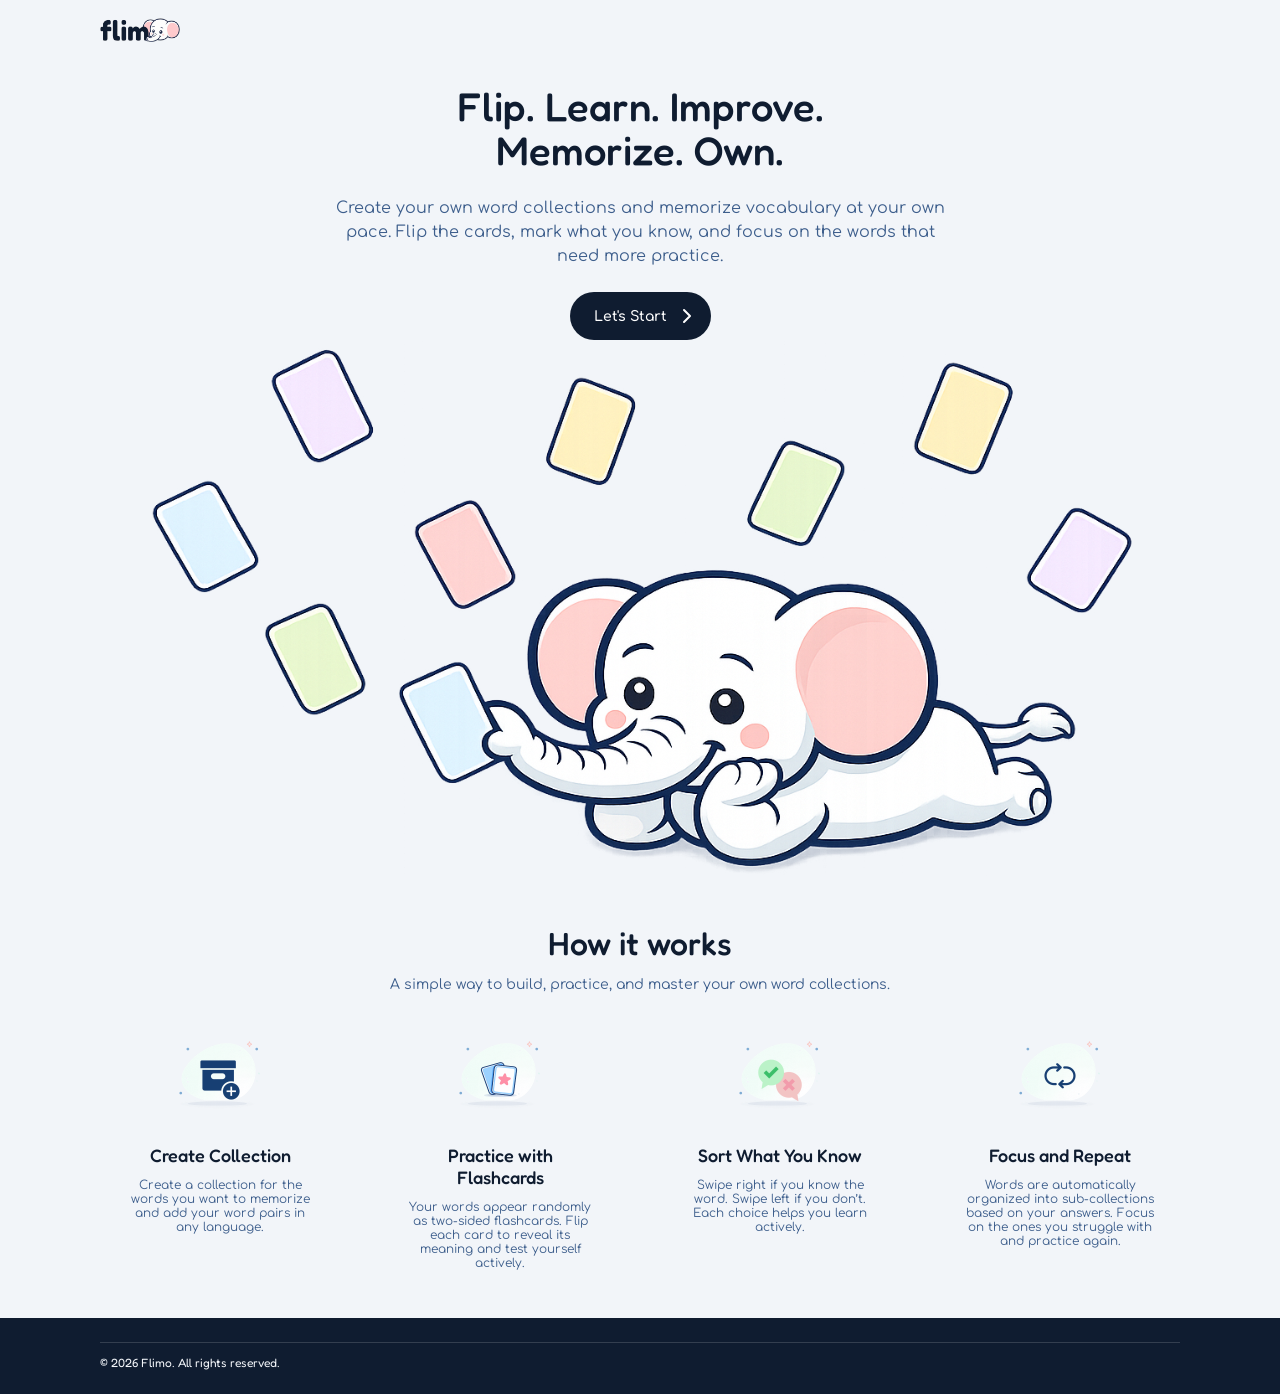
<file: index.html>
<!DOCTYPE html>
<html lang="en">
<head>
    <meta charset="UTF-8">
    <meta name="viewport" content="width=device-width, initial-scale=1.0">
    <link href="https://fonts.googleapis.com/css2?family=Comfortaa:wght@300..700&family=Fredoka:wght@300..700&display=swap" rel="stylesheet">
    <link rel="stylesheet" href="./src/css/core/base.css">
    <link rel="stylesheet" href="./src/css/pages/landing.css">
    <title>Flimo</title>
</head>
<body>
    <header class="header">
        <img src="./assets/images/flimo-logo.svg" alt="Flimo Logo" class="logo">
    </header>

    <main>
        <section class="hero">
            <div class="hero-content">
                <h1 class="hero-title">
                    Flip. Learn. Improve. Memorize. Own.
                </h1>

                <p class="hero-subtitle">
                    Create your own word collections and memorize vocabulary at your own pace. 
                    Flip the cards, mark what you know, and focus on the words that need more practice.
                </p>

                <button id="hero-start-btn" class="hero-btn" type="button">
                    <span>Let's Start</span>
                    <svg 
                        xmlns="http://www.w3.org/2000/svg" 
                        viewBox="0 0 24 24">
                        <path d="m9 18 6-6-6-6"/>
                    </svg>
                </button>
            </div>
            <div class="hero-visual">
                <img src="./assets/images/hero-visual.png" alt="Flimo flashcard illustration">
            </div>
        </section>
        <section class="how">
            <div class="how-header">
                <h2 class="how-title">How it works</h2>
                <p class="how-subtitle">A simple way to build, practice, and master your own word collections.</p>
            </div>
            <div class="how-features">
                <div class="feature-card">
                    <div class="feature-icon">
                        <img src="./assets/images/icon-collection.png" alt="Create Collection icon">
                    </div>
                    <h3 class="feature-title">Create Collection</h3>
                    <p class="feature-text">
                        Create a collection for the words you want 
                        to memorize and add your word pairs in any language.
                    </p>
                </div>
                <div class="feature-card">
                    <div class="feature-icon">
                        <img src="./assets/images/icon-card.png" alt="Create Collection icon">
                    </div>
                    <h3 class="feature-title">Practice with Flashcards</h3>
                    <p class="feature-text">
                        Your words appear randomly as two-sided flashcards. 
                        Flip each card to reveal its meaning 
                        and test yourself actively.
                    </p>
                </div>
                <div class="feature-card">
                    <div class="feature-icon">
                        <img src="./assets/images/icon-tf.png" alt="Create Collection icon">
                    </div>
                    <h3 class="feature-title">Sort What You Know</h3>
                    <p class="feature-text">
                        Swipe right if you know the word. 
                        Swipe left if you don’t. Each choice helps you learn actively.
                    </p>
                </div>
                <div class="feature-card">
                    <div class="feature-icon">
                        <img src="./assets/images/icon-loop.png" alt="Create Collection icon">
                    </div>
                    <h3 class="feature-title">Focus and Repeat</h3>
                    <p class="feature-text">
                        Words are automatically organized into 
                        sub-collections based on your answers. 
                        Focus on the ones you struggle with and practice again.
                    </p>
                </div>
            </div>
        </section>
    </main>
    <footer class="footer">
        <div class="divider"></div>
        <div class="footer-content">
            <p class="footer-text">© 2026 Flimo. All rights reserved.</p>
        </div>
    </footer>
    <script src="./src/js/landing.js"></script>
</body>
</html>
</file>
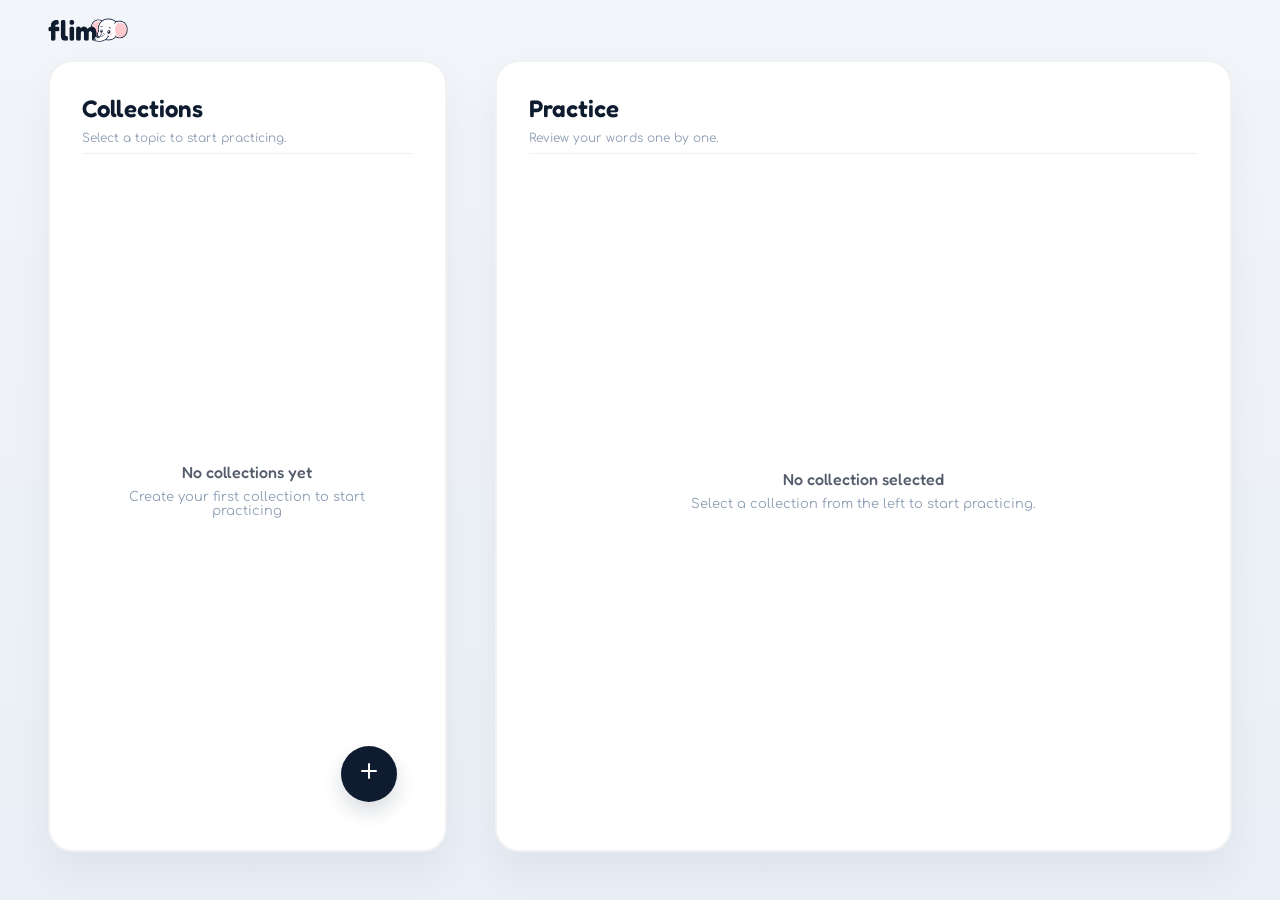
<file: app.html>
<!DOCTYPE html>
<html lang="en">
<head>
    <meta charset="UTF-8">
    <meta name="viewport" content="width=device-width, initial-scale=1.0">
    <link href="https://fonts.googleapis.com/css2?family=Comfortaa:wght@300..700&family=Fredoka:wght@300..700&display=swap" rel="stylesheet">
    <link rel="stylesheet" href="./src/css/core/base.css">
    <link rel="stylesheet" href="./src/css/pages/app.css">
    <link rel="stylesheet" href="./src/css/components/modal.css">
    <link rel="stylesheet" href="./src/css/components/words.css">
    <link rel="stylesheet" href="./src/css/components/confirm.css">
    <link rel="stylesheet" href="./src/css/components/collectionItem.css">
    <title>Flimo App</title>
</head>
<body>
    <header class="app-header">
        <img src="./assets/images/flimo-logo.svg" alt="Flimo Logo" class="logo">
    </header>

    <main class="app">
        <!-- Collections Panel -->
        <section class="collections-panel">
            <div class="collections-header">
                <h2 class="collections-title">Collections</h2>
                <p class="collections-subtitle">Select a topic to start practicing.</p>
            </div>

            <div class="collections-list is-empty">
                <div class="empty-state">
                    <h3 class="empty-title">No collections yet</h3>
                    <p class="empty-subtitle">Create your first collection to start practicing</p>
                </div>
            </div>

            <button id="open-modal-btn" class="add-collection-btn" type="button">
                <svg 
                    xmlns="http://www.w3.org/2000/svg" 
                    viewBox="0 0 24 24">
                    <path d="M5 12h14"/>
                    <path d="M12 5v14"/>
                </svg>
            </button>
        </section>

        <section class="practice-panel">
            <div class="practice-header">
                <h2 class="practice-title">Practice</h2>
                <p class="practice-subtitle">Review your words one by one.</p>
            </div>

            <div class="practice-body">
                <div class="practice-empty">
                    <h3 class="practice-empty-title">No collection selected</h3>
                    <p class="practice-empty-subtitle">Select a collection from the left to start practicing.</p>
                </div>

                <div class="flashcard-area"></div>

                <div class="practice-actions"></div>
            </div>
        </section>
    </main>

    <!-- Modal -->
     <div id="create-collection-modal" class="modal-overlay is-hidden">
        <div class="modal">
            <div class="modal-header">
                <h3 class="modal-title">Create Collection</h3>
                <button id="close-modal-btn" class="modal-close" type="button" aria-label="Close">
                    <svg 
                        xmlns="http://www.w3.org/2000/svg" 
                        viewBox="0 0 24 24">
                        <path d="M18 6 6 18"/>
                        <path d="m6 6 12 12"/>
                    </svg>
                </button>
            </div>

            <div class="modal-body">
                <label class="field">
                    <span class="field-label">Collection name</span>
                    <input id="collection-name-input" class="field-input" type="text" placeholder="e.g. Food & Dining">
                </label>

                <div class="word-row">
                    <div class="word-field">
                        <span class="word-lang">From</span>
                        <input id="word-from-input" class="word-input" type="text" placeholder="Type a word...">
                    </div>

                    <span class="word-arrow">
                        <svg 
                            xmlns="http://www.w3.org/2000/svg" 
                            viewBox="0 0 24 24" 
                            class="lucide lucide-move-right-icon lucide-move-right">
                            <path d="M18 8L22 12L18 16"/>
                            <path d="M2 12H22"/>
                        </svg>
                    </span>

                    <div class="word-field">
                        <span class="word-lang">To</span>
                        <input id="word-to-input" class="word-input" type="text" placeholder="Translation...">
                    </div>

                    <button id="word-add-btn" class="word-add" type="button" aria-label="Add word">+</button>
                </div>

                <div id="words-area-id" class="words-area is-empty">
                    <div class="words-empty">
                        <h3 class="words-empty-title">No words added yet</h3>
                        <p class="words-empty-subtitle">Add words using the fields above</p>
                    </div>
                </div>
            </div>

            <div class="modal-footer">
                <button id="cancel-modal-btn" class="modal-footer-btn modal-footer-btn--cancel" type="button">Cancel</button>
                <button id="save-collection-btn" class="modal-footer-btn modal-footer-btn--save" type="button">Save</button>
            </div>
        </div>
     </div>
     <script type="module" src="./src/js/app.js"></script>
</body>
</html>
</file>
<file: src/css/core/base.css>
* {
  margin: 0;
  padding: 0;
  box-sizing: border-box;
}
</file>
<file: src/css/pages/landing.css>
body {
    background-color: #F2F5F9;
}

.header {
    height: 60px;

    display: flex;
    align-items: center;
    padding-left: 100px;
}

.logo {
    height: 24px;
}

.hero {
    height: calc(100vh - 60px);

    display: flex;
    flex-direction: column;
    align-items: center;
}

.hero-content {
    margin-top: 24px;

    display: flex;
    flex-direction: column;
    align-items: center;
}

.hero-title {
    max-width: 520px;
    line-height: 1.1;
    text-align: center;
    font-family: 'Fredoka', sans-serif;
    font-weight: 500;
    font-size: 40px;
    color: #0F1C30;
}

.hero-subtitle {
    max-width: 620px;
    line-height: 1.5;
    text-align: center;
    font-family: 'Comfortaa', sans-serif;
    font-size: 16px;
    color: #3D5E8C;
    margin-top: 24px;
}

.hero-btn {
    margin-top: 24px;
    padding: 12px 12px 12px 24px;

    display: inline-flex;
    align-items: center;
    gap: 8px;

    border: none;
    border-radius: 24px;
    cursor: pointer;

    font-family: 'Comfortaa', sans-serif;
    font-weight: 600;
    font-size: 14px;
    background-color: #0F1C30;
    color: white;
    transition: all 0.2s ease;
}

.hero-btn:hover {
    background-color: #16253f;
    transform: translateY(-3px);
}

.hero-btn svg {
    width: 24px;
    height: 24px;
    stroke: currentColor;
    stroke-width: 2;
    stroke-linecap: round;
    stroke-linejoin: round;
    fill: none;
}

.hero-visual {
    margin-bottom: 24px;
    display: flex;
    justify-content: center;
    overflow: hidden;
}

.hero-visual img {
    max-width: 100%;
    height: auto;
    display: block;
}

.how {
    padding: 0 100px 24px 100px;
    display: flex;
    flex-direction: column;
    align-items: center;
}

.how-header {
    margin-top: 24px;
    text-align: center;
}

.how-title {
    font-family: 'Fredoka', sans-serif;
    font-size: 32px;
    font-weight: 500;
    color: #0F1C30;
}

.how-subtitle {
    margin-top: 14px;
    font-family: 'Comfortaa', sans-serif;
    font-size: 14px;
    color: #3D5E8C;
}

.how-features {
    display: grid;
    grid-template-columns: repeat(4, 1fr);
    gap: 40px;
}

.feature-card {
    padding: 24px 24px;
    border-radius: 24px;
    text-align: center;
}

.feature-title {
    font-family: 'Fredoka', sans-serif;
    font-size: 18px;
    font-weight: 500;
    color: #0F1C30;
}

.feature-text {
    margin-top: 12px;
    font-family: 'Comfortaa', sans-serif;
    font-size: 12px;
    color: #3D5E8C;
}

.feature-icon {
    margin: 0 auto;
    display: flex;
    align-items: center;
    justify-content: center;
}

.feature-icon img{
    width: 128px;
    height: auto;
    object-fit: contain;
    display: block;
}

.footer {
  padding: 24px 100px;
  background-color: #0F1C30;

  display: flex;
  flex-direction: column;
  gap: 12px;
}

.divider {
  height: 1px;
  width: 100%;
  background-color: rgba(255, 255, 255, 0.15);
}

.footer-text {
    font-family: 'Fredoka', sans-serif;
    font-size: 12px;
    color: #F2F5F9;
}
</file>
<file: src/css/pages/app.css>
body {
  background: linear-gradient(
    180deg,
    #f2f5f9 0%,
    #e9eff6 100%
  );
}

.app-header {
    height: 60px;

    display: flex;
    align-items: center;
    padding-left: 48px;
}

.logo {
    height: 24px;
}

.app {
    height: calc(100vh - 60px);
    display: flex;
    padding: 0 48px 48px 48px;
    gap: 48px;
}

.collections-panel,
.practice-panel {
    border-radius: 24px;
    background-color: #FFFFFF;

    border: 2px solid rgba(15, 28, 48, 0.06);
    box-shadow: 0 20px 40px rgba(15, 28, 48, 0.05);

    padding: 32px;
    display: flex;
    flex-direction: column;
}


.collections-panel {
    width: 35%;

    position: relative;
}

.collections-header,
.practice-header {
    display: flex;
    flex-direction: column;
    gap: 8px;
}

/* .collections-logo {
    width: 48px;
    height: auto;
} */

.collections-title,
.practice-title {
    font-family: 'Fredoka', sans-serif;
    font-size: 24px;
    font-weight: 600;
    color: #0F1C30;
}

.collections-subtitle,
.practice-subtitle {
    padding: 0 0 8px 0;
    font-family: 'Comfortaa', sans-serif;
    font-size: 12px;
    color: #8E9EB4;
    border-bottom: 1px solid rgba(15, 28, 48, 0.06);
}


.collections-list {
    margin-top: 8px;
    flex: 1;
    overflow-y: auto;

    display: flex;
    flex-direction: column;
}

/*Liste boşken*/
.collections-list.is-empty {
    justify-content: center;
    align-items: center;
    text-align: center;
}

/*Liste doluyken*/
.collections-list:not(.is-empty) {
    justify-content: flex-start;
    align-items: stretch;
    gap: 8px;
}

.empty-state {
    max-width: 240px;
}

.empty-title,
.practice-empty-title {
    font-family: 'Fredoka', sans-serif;
    font-size: 16px;
    font-weight: 500;
    color: #555D6D;
}

.empty-subtitle,
.practice-empty-subtitle {
    margin-top: 8px;
    font-family: 'Comfortaa', sans-serif;
    font-size: 13px;
    color: #8E9EB4;
}

.add-collection-btn {
    position: absolute;
    bottom: 48px;
    right: 48px;

    width: 56px;
    height: 56px;

    border-radius: 50%;
    border: none;

    background-color: #0F1C30;

    font-size: 28px;
    font-weight: 600;

    cursor: pointer;
    transition: all 0.2s ease;

    box-shadow: 0 10px 20px rgba(15, 28, 48, 0.15);
}

.add-collection-btn:hover {
    transform: translateY(-3px);
    background-color: #16253f;
}

.add-collection-btn svg {
    width: 24px;
    height: 24px;
    fill: none;
    color: white;
    stroke: currentColor;
    stroke-width: 2;
    stroke-linecap: round;
    stroke-linejoin: round;
}

/* Practice Panel */
.practice-panel {
    width: 65%;
}

.practice-body {
  margin-top: 8px;
  flex: 1;

  display: flex;
  flex-direction: column;
  justify-content: center;
  align-items: center;
}

.practice-empty {
  text-align: center;
  max-width: 360px;
}
</file>
<file: src/css/components/modal.css>
.modal-overlay {
    position: fixed;
    inset: 0;
    background: rgba(15, 28, 48, 0.35);
    backdrop-filter: blur(6px);

    display: flex;
    align-items: center;
    justify-content: center;
    padding: 48px;
    z-index: 999;
}

.modal {
    width: min(720px, 100%);
    padding: 24px 32px;
    background-color: #FFFFFF;
    border-radius: 24px;
    border: 2px solid rgba(15, 28, 48, 0.06);
    box-shadow: 0 20px 60px rgba(15, 28, 48, 0.18);
    overflow: hidden;
}

/* Modal Header */
.modal-header {
    display: flex;
    align-items: center;
    justify-content: space-between;
    border-bottom: 1px solid rgba(15, 28, 48, 0.06);
}

.modal-title {
    font-family: 'Fredoka', sans-serif;
    font-size: 24px;
    font-weight: 600;
    color: #0F1C30;
}

.modal-close {
    width: 40px;
    height: 40px;
    border: none;
    background: transparent;
    cursor: pointer;
}

.modal-close svg{
    width: 20px;
    height: 20px;
    color: #0F1C30;
    fill: none;
    stroke: currentColor;
    stroke-width: 2;
    stroke-linecap: round;
    stroke-linejoin: round;
}

/* Modal Body */
.modal-body {
    padding: 24px 0 24px 0;
    display: flex;
    flex-direction: column;
    gap: 16px;
}

.field {
    display: flex;
    flex-direction: column;
    gap: 8px;
}

.field-label {
    font-family: 'Comfortaa', sans-serif;
    font-size: 12px;
    color: #555d6d;
}

.field-input {
    height: 44px;
    padding: 0 14px;
    border-radius: 14px;
    border: 2px solid rgba(15, 28, 48, 0.08);
    background: #F6F8FB;
    outline: none;

    font-family: 'Comfortaa', sans-serif;
    font-size: 14px;
    color: #0F1C30;
}

.field-input:focus {
    border-color: rgba(15, 28, 48, 0.18);
    background: #ffffff;
}

.word-row {
    display: grid;
    grid-template-columns: 1fr auto 1fr auto;
    gap: 12px;
    align-items: center;
}

.word-field {
    height: 48px;
    border-radius: 14px;
    border: 2px solid rgba(15, 28, 48, 0.08);
    background: #FFFFFF;
    display: flex;
    align-items: center;
    overflow: hidden;
}

.word-lang {
    padding: 0 12px;
    font-family: 'Comfortaa', sans-serif;
    font-size: 12px;
    color: #8E9EB4;
    border-right: 1px solid rgba(15, 28, 48, 0.06);
}

.word-input {
    width: 100%;
    height: 100%;
    border: none;
    outline: none;
    padding: 0 12px;

    font-family: 'Comfortaa', sans-serif;
    font-size: 14px;
    color: #0F1C30;
}

.word-arrow {
    width: 18px;
    height: 18px;
    color: #8E9EB4;
    fill: none;
    stroke: currentColor;
    stroke-width: 2;
    stroke-linecap: round;
    stroke-linejoin: round;
}

.word-add {
  width: 48px;
  height: 48px;
  border-radius: 14px;
  border: none;
  cursor: pointer;

  background: #0F1C30;
  color: #ffffff;
  font-size: 22px;
  font-weight: 600;
}

.words-area {
    height: 220px;
    border-radius: 14px;
    border: 2px solid rgba(15, 28, 48, 0.06);
    background: #F6F8FB;
    overflow: auto;

    display: flex;
}

.words-area.is-empty {
    align-items: center;
    justify-content: center;
    text-align: center;
}

.words-area:not(.is-empty) {
  flex-direction: column;
  gap: 12px;
}

.words-empty-title {
    font-family: 'Fredoka', sans-serif;
    font-size: 16px;
    font-weight: 500;
    color: #555D6D;
}

.words-empty-subtitle {
    margin-top: 8px;
    font-family: 'Comfortaa', sans-serif;
    font-size: 13px;
    color: #8E9EB4;
}

/* Modal Footer */
.modal-footer {
    padding: 16px 0 0 0;
    display: flex;
    justify-content: flex-end;
    gap: 12px;
    border-top: 1px solid rgba(15, 28, 48, 0.06);
}

.modal-footer-btn {
    height: 42px;
    padding: 0 18px;
    border-radius: 14px;
    border: none;
    cursor: pointer;

    font-family: 'Comfortaa', sans-serif;
    font-size: 14px;
    font-weight: 500;
}

.modal-footer-btn--cancel {
    background: #EEF2F7;
    color: #0F1C30;
}

.modal-footer-btn--save {
    background: #0F1C30;
    color: #ffffff;
}

.modal-overlay.is-hidden {
    display: none;
}
</file>
<file: src/css/components/words.css>
.word-item {
    display: grid;
    grid-template-columns: 1fr 1px 1fr auto;
    align-items: center;
    gap: 16px;

    padding: 14px 18px;
    border-radius: 14px;

    background-color: #FFFFFF;
    border: 1px solid rgba(15, 28, 48, 0.08);

    transition: all 0.2s ease;
}

.word-item:hover {
  border-color: #eec0c0;
  box-shadow: 0 6px 16px rgba(238, 192, 192, 0.35);
}

.word-item__from,
.word-item__to {
    font-family: 'Comfortaa', sans-serif;
    font-size: 14px;
    font-weight: 500;
    color: #0F1C30;
}

.word-item__divider {
  width: 1px;
  height: 24px;
  background-color: rgba(15, 28, 48, 0.08);
}

.word-item__icons {
  display: inline-flex;
  gap: 10px;
}

.icon-btn {
  width: 34px;
  height: 34px;

  border-radius: 10px;
  border: 1px solid rgba(15, 28, 48, 0.08);
  background-color: #ffffff;

  display: inline-flex;
  align-items: center;
  justify-content: center;

  cursor: pointer;
  transition: all 0.2s ease;
}

.icon-btn:hover {
  background-color: #F2F5F9;
  border-color: rgba(15, 28, 48, 0.18);
}

.icon {
  width: 18px;
  height: 18px;

  fill: none;
  stroke: currentColor;
  stroke-width: 2;
  stroke-linecap: round;
  stroke-linejoin: round;
}

/*Edit Mode*/
.word-item.is-editing {
  grid-template-columns: 1fr 1px 1fr auto;
}

.word-item__input {
  width: 100%;
  height: 34px;
  border-radius: 10px;
  border: 1px solid rgba(15, 28, 48, 0.10);
  background: #ffffff;
  padding: 0 12px;

  font-family: 'Comfortaa', sans-serif;
  font-size: 14px;
  font-weight: 500;
  color: #0F1C30;
  outline: none;
}

.word-item__input:focus {
  border-color: rgba(15, 28, 48, 0.18);
}

.word-item__actions {
  display: flex;
  gap: 10px;
}

.word-action-btn {
  height: 34px;
  padding: 0 14px;
  border-radius: 10px;
  border: 1px solid rgba(15, 28, 48, 0.10);
  background: #ffffff;
  cursor: pointer;

  font-family: 'Comfortaa', sans-serif;
  font-size: 12px;
  font-weight: 600;
  color: #0F1C30;

  transition: all 0.2s ease;
}

.word-action-btn:hover {
  background-color: #F2F5F9;
  border-color: rgba(15, 28, 48, 0.18);
}

.word-action-btn--save {
  background: #0F1C30;
  color: #ffffff;
  border-color: transparent;
}

.word-action-btn--save:hover {
  background-color: #16253f;
}
</file>
<file: src/css/components/confirm.css>
.confirm-overlay {
  position: fixed;
  inset: 0;
  background: rgba(15, 28, 48, 0.35);
  backdrop-filter: blur(6px);

  display: flex;
  align-items: center;
  justify-content: center;
  padding: 48px;
  z-index: 1000;
}

.confirm-overlay.is-hidden {
  display: none;
}

.confirm-modal {
  width: min(380px, 100%);
  padding: 16px 18px;
  background-color: #ffffff;
  border-radius: 18px;
  border: 2px solid rgba(15, 28, 48, 0.06);
  box-shadow: 0 18px 48px rgba(15, 28, 48, 0.16);
}

.confirm-header {
  display: flex;
  align-items: center;
  justify-content: space-between;
  border-bottom: 1px solid rgba(15, 28, 48, 0.06);
  padding-bottom: 10px;
}

.confirm-title {
  font-family: 'Fredoka', sans-serif;
  font-size: 16px;
  font-weight: 600;
  color: #0F1C30;
}

.confirm-close {
  width: 40px;
  height: 40px;
  border: none;
  background: transparent;
  cursor: pointer;
}

.confirm-close svg{
  width: 20px;
  height: 20px;
  color: #0F1C30;
  fill: none;
  stroke: currentColor;
  stroke-width: 2;
  stroke-linecap: round;
  stroke-linejoin: round;
}

.confirm-body {
  padding: 12px 0;
}

.confirm-text {
  font-family: 'Comfortaa', sans-serif;
  font-size: 13px;
  line-height: 1.5;
  color: #555D6D;
}

.confirm-footer {
  padding-top: 10px;
  display: flex;
  justify-content: flex-end;
  gap: 12px;
  border-top: 1px solid rgba(15, 28, 48, 0.06);
}

.confirm-btn {
  height: 36px;
  padding: 0 18px;
  border-radius: 12px;
  border: none;
  cursor: pointer;

  font-family: 'Comfortaa', sans-serif;
  font-size: 13px;
  font-weight: 500;
}

.confirm-btn--cancel {
  background: #EEF2F7;
  color: #0F1C30;
}

.confirm-btn--ok {
  background: #0F1C30;
  color: #ffffff;
}
</file>
<file: src/css/components/collectionItem.css>
.collection-item {
  width: 100%;
  border: 1px solid rgba(15, 28, 48, 0.08);
  background: #ffffff;
  border-radius: 14px;
  padding: 16px 18px;

  display: flex;
  align-items: center;
  justify-content: space-between;
  gap: 16px;

  cursor: pointer;
  transition: all 0.2s ease;
}

.collection-item:hover {
  border-color: rgba(15, 28, 48, 0.18);
  box-shadow: 0 5px 5px rgba(15, 28, 48, 0.08);
}

.collection-item__text {
  display: flex;
  flex-direction: column;
  align-items: flex-start;
}

.collection-item__title {
  font-family: "Fredoka", sans-serif;
  font-size: 16px;
  font-weight: 600;
  color: #0f1c30;
}

.collection-item__meta {
  margin-top: 6px;
  font-family: "Comfortaa", sans-serif;
  font-size: 12px;
  color: #8e9eb4;
  line-height: 1.2;
}

.collection-item__chevron {
  width: 20px;
  height: 20px;
  color: #0f1c30;

  fill: none;
  stroke: currentColor;
  stroke-width: 2;
  stroke-linecap: round;
  stroke-linejoin: round;

  opacity: 0;
  transform: translateX(-4px);
  transition: all 0.2s ease;
}

.collection-item:hover .collection-item__chevron {
  opacity: 1;
  transform: translateX(0);
}
</file>
